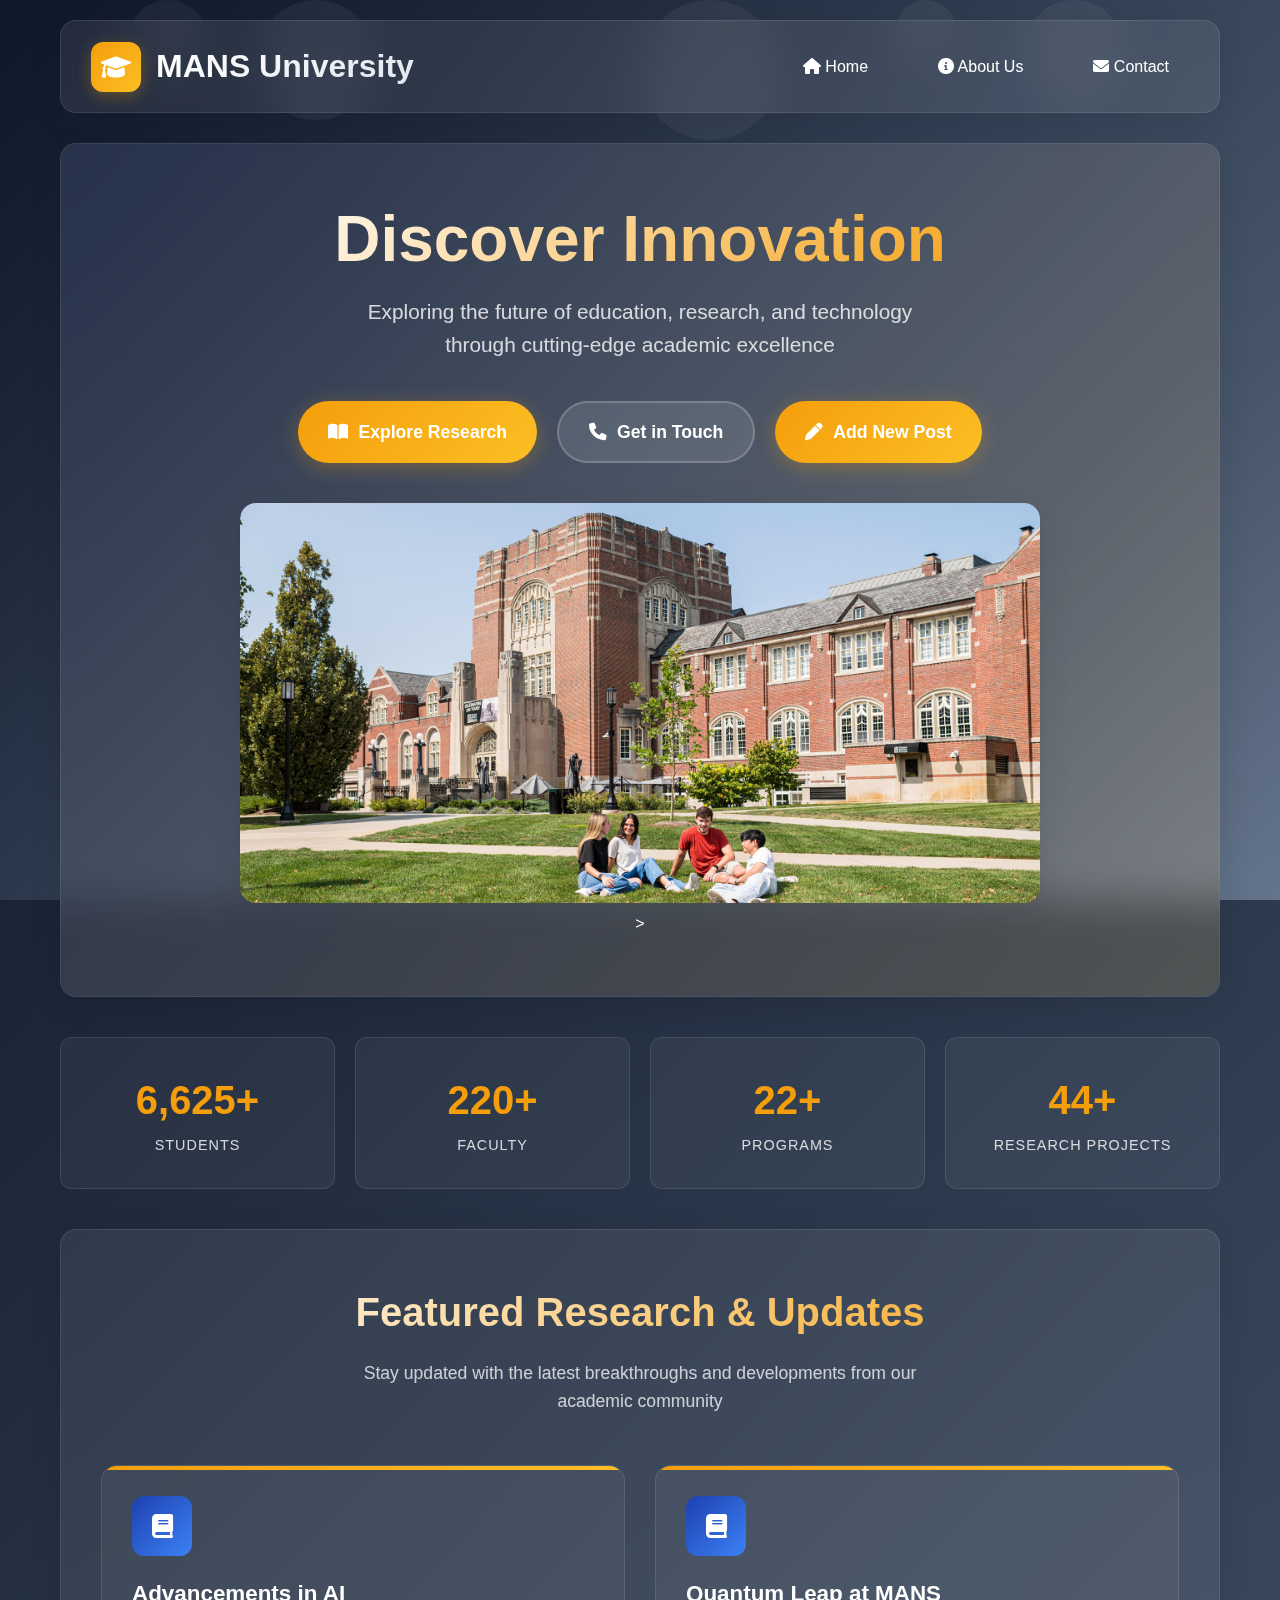
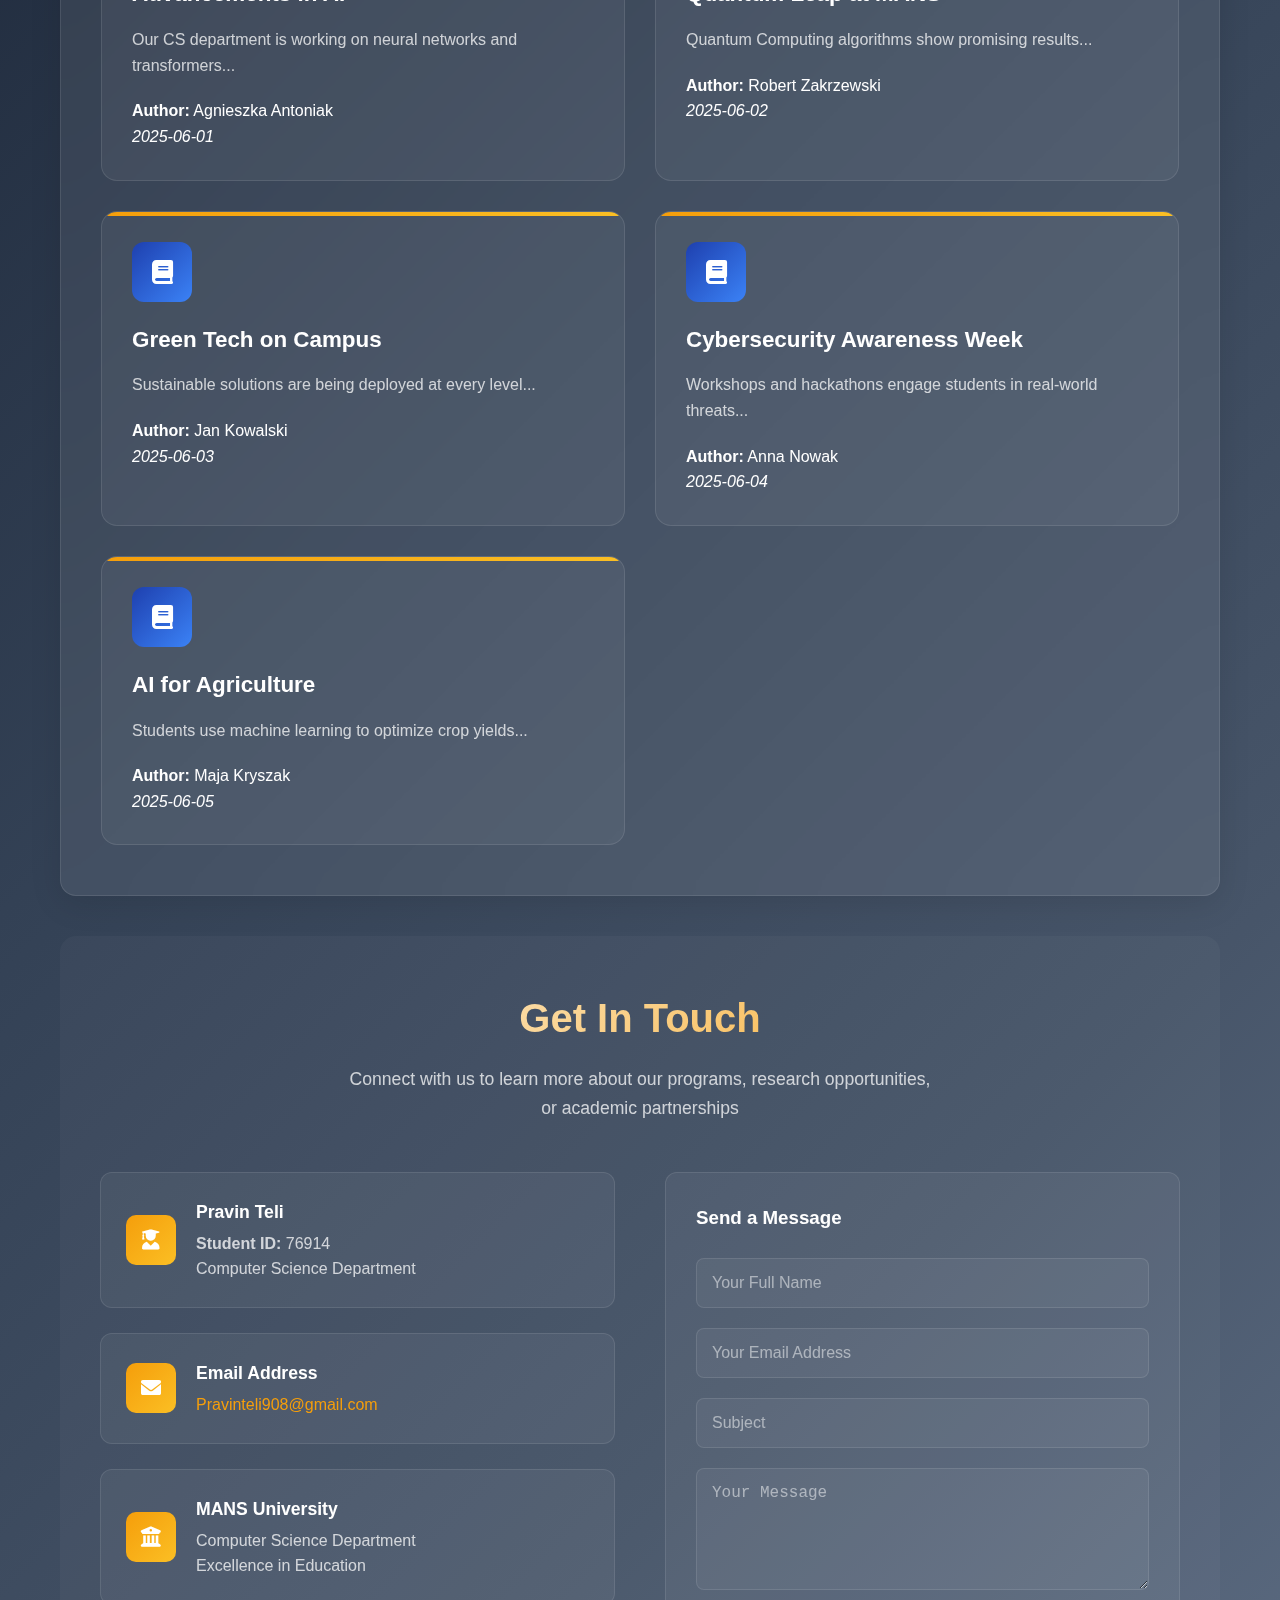
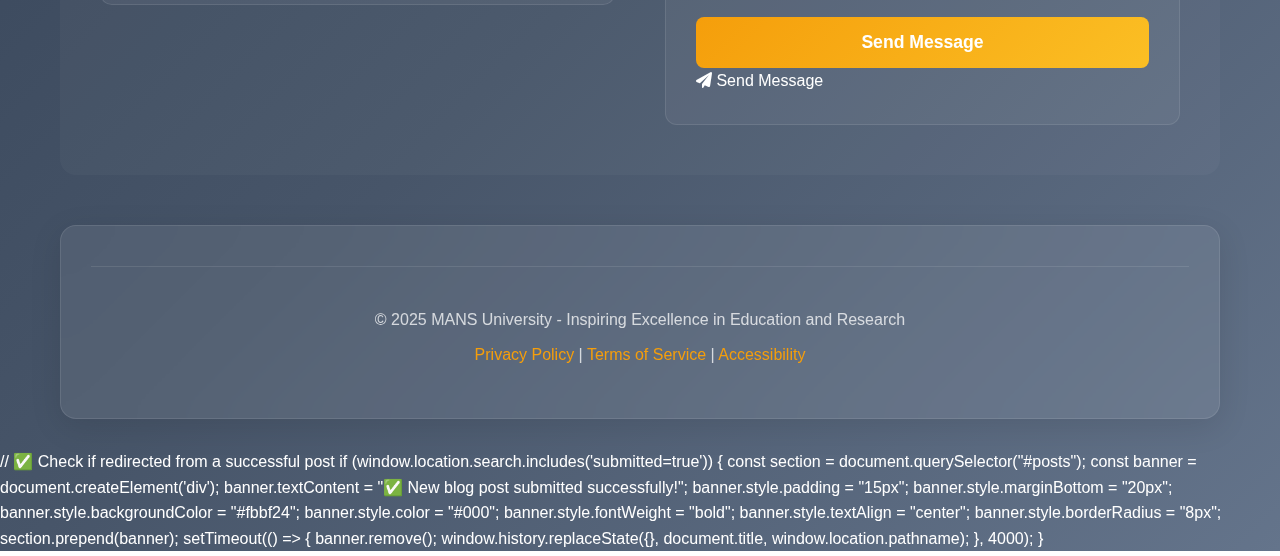
<file: index.html>
<!DOCTYPE html>
<html lang="en">
<head>
    <meta charset="UTF-8">
    <meta name="viewport" content="width=device-width, initial-scale=1.0">
    <title>MANS University Blog - Excellence in Education</title>
    <link href="https://cdnjs.cloudflare.com/ajax/libs/font-awesome/6.0.0/css/all.min.css" rel="stylesheet">
    <style>
        /* Root Theme Colors */
        :root {
            --primary-blue: #1e40af;
            --secondary-blue: #3b82f6;
            --accent-gold: #f59e0b;
            --dark-navy: #0f172a;
            --light-gray: #f8fafc;
            --medium-gray: #64748b;
            --white: #ffffff;
            --glass-bg: rgba(255, 255, 255, 0.1);
            --glass-border: rgba(255, 255, 255, 0.2);
        }

        /* Reset and Base */
        * {
            margin: 0;
            padding: 0;
            box-sizing: border-box;
        }

        body {
            font-family: 'Segoe UI', Tahoma, Geneva, Verdana, sans-serif;
            line-height: 1.6;
            color: var(--white);
            overflow-x: hidden;
            background: linear-gradient(135deg, #0f172a 0%, #1e293b 25%, #334155 50%, #475569 75%, #64748b 100%);
            min-height: 100vh;
            position: relative;
        }

        /* Accessibility: Visually hide content but keep it readable by screen readers */
        .sr-only {
            position: absolute;
            width: 1px;
            height: 1px;
            padding: 0;
            margin: -1px;
            overflow: hidden;
            clip-path: inset(50%); 
            white-space: nowrap;
            border-width: 0;
        }

        /* Animated Background */
        .background-animation {
            position: fixed;
            top: 0;
            left: 0;
            width: 100%;
            height: 100%;
            z-index: -2;
            background: linear-gradient(135deg, #0f172a 0%, #1e293b 25%, #334155 50%, #475569 75%, #64748b 100%);
        }

        .floating-shapes {
            position: fixed;
            top: 0;
            left: 0;
            width: 100%;
            height: 100%;
            z-index: -1;
            pointer-events: none;
        }

        .shape {
            position: absolute;
            background: rgba(255, 255, 255, 0.05);
            border-radius: 50%;
            animation: float 20s infinite linear;
        }

        .shape:nth-child(1) { width: 80px; height: 80px; left: 10%; animation-delay: 0s; }
        .shape:nth-child(2) { width: 120px; height: 120px; left: 20%; animation-delay: 2s; }
        .shape:nth-child(3) { width: 60px; height: 60px; left: 70%; animation-delay: 4s; }
        .shape:nth-child(4) { width: 100px; height: 100px; left: 80%; animation-delay: 6s; }
        .shape:nth-child(5) { width: 140px; height: 140px; left: 50%; animation-delay: 8s; }

        @keyframes float {
            0% { transform: translateY(100vh) rotate(0deg); opacity: 0; }
            10% { opacity: 1; }
            90% { opacity: 1; }
            100% { transform: translateY(-100px) rotate(360deg); opacity: 0; }
        }

        /* Container and Layout */
        .container {
            max-width: 1200px;
            margin: 0 auto;
            padding: 0 20px;
            position: relative;
            z-index: 1;
        }

        /* Glass Effect */
        .glass-container {
            background: rgba(255, 255, 255, 0.08);
            backdrop-filter: blur(20px);
            border: 1px solid rgba(255, 255, 255, 0.1);
            border-radius: 16px;
            box-shadow: 0 8px 32px rgba(0, 0, 0, 0.1);
            transition: all 0.3s ease;
            margin-bottom: 30px;
        }

        .glass-container:hover {
            background: rgba(255, 255, 255, 0.12);
            transform: translateY(-2px);
            box-shadow: 0 16px 48px rgba(0, 0, 0, 0.2);
        }

        /* Header */
        header {
            padding: 20px 30px;
            margin-top: 20px;
            position: sticky;
            top: 20px;
            z-index: 100;
        }

        .header-content {
            display: flex;
            justify-content: space-between;
            align-items: center;
            flex-wrap: wrap;
        }

        .logo-section {
            display: flex;
            align-items: center;
            gap: 15px;
            /* FIX: Prevent logo section from shrinking and cutting off text */
            flex-shrink: 0; 
        }

        .logo-icon {
            width: 50px;
            height: 50px;
            background: linear-gradient(135deg, var(--accent-gold), #fbbf24);
            border-radius: 12px;
            display: flex;
            align-items: center;
            justify-content: center;
            font-size: 24px;
            color: var(--white);
            box-shadow: 0 4px 16px rgba(245, 158, 11, 0.3);
        }

        header h1 {
            font-size: 2rem;
            font-weight: 700;
            background: linear-gradient(135deg, var(--white), #e2e8f0);
            background-clip: text;
            color: transparent;
            margin: 0;
            /* FIX: Ensure title text stays on one line and is not cut off */
            white-space: nowrap; 
        }

        nav ul {
            display: flex;
            list-style: none;
            gap: 30px;
            margin: 0;
        }

        nav a {
            color: var(--white);
            text-decoration: none;
            font-weight: 500;
            padding: 10px 20px;
            border-radius: 8px;
            transition: all 0.3s ease;
            position: relative;
            overflow: hidden;
            z-index: 1;
        }

        nav a:before {
            content: '';
            position: absolute;
            inset: 0;
            background: linear-gradient(135deg, var(--accent-gold), #fbbf24);
            border-radius: 8px;
            z-index: -1;
            opacity: 0;
            transition: opacity 0.3s ease, transform 0.3s ease;
            transform: scale(0.9);
        }

        nav a:hover:before {
            opacity: 1;
            transform: scale(1);
        }

        nav a:hover {
            color: var(--white);
        }
        
        nav a:focus-visible {
            outline: 2px solid var(--accent-gold);
            outline-offset: 3px;
            border-radius: 8px;
        }

        /* Hero Section */
        .hero-section {
            padding: 60px 40px;
            text-align: center;
            position: relative;
            overflow: hidden;
        }

        .hero-background {
            position: absolute;
            top: 0;
            left: 0;
            right: 0;
            bottom: 0;
            background: linear-gradient(135deg, rgba(30, 64, 175, 0.1), rgba(245, 158, 11, 0.1));
            border-radius: 16px;
        }

        .hero-content {
            position: relative;
            z-index: 2;
            max-width: 800px;
            margin: 0 auto;
        }

        .hero-title {
            font-size: 4rem;
            font-weight: 800;
            background: linear-gradient(135deg, var(--white), var(--accent-gold));
            background-clip: text;
            color: transparent;
            margin-bottom: 20px;
            line-height: 1.1;
        }

        .hero-subtitle {
            font-size: 1.3rem;
            color: rgba(255, 255, 255, 0.8);
            margin-bottom: 40px;
            max-width: 600px;
            margin-left: auto;
            margin-right: auto;
        }

        .cta-buttons {
            display: flex;
            gap: 20px;
            justify-content: center;
            flex-wrap: wrap;
            margin-top: 30px;
        }

        .btn-primary, .btn-secondary {
            padding: 15px 30px;
            border: none;
            border-radius: 50px;
            font-size: 1.1rem;
            font-weight: 600;
            cursor: pointer;
            transition: all 0.3s ease;
            text-decoration: none;
            display: inline-flex;
            align-items: center;
            gap: 10px;
        }

        .btn-primary {
            background: linear-gradient(135deg, var(--accent-gold), #fbbf24);
            color: var(--white);
            box-shadow: 0 4px 20px rgba(245, 158, 11, 0.3);
        }

        .btn-primary:hover {
            transform: translateY(-3px);
            box-shadow: 0 8px 30px rgba(245, 158, 11, 0.4);
        }
        .btn-primary:focus-visible {
            outline: 2px solid var(--white);
            outline-offset: 3px;
        }

        .btn-secondary {
            background: rgba(255, 255, 255, 0.1);
            color: var(--white);
            border: 2px solid rgba(255, 255, 255, 0.2);
        }

        .btn-secondary:hover {
            background: rgba(255, 255, 255, 0.2);
            transform: translateY(-3px);
        }
        .btn-secondary:focus-visible {
            outline: 2px solid var(--accent-gold);
            outline-offset: 3px;
        }

        /* Image Styling */
        .university-image {
            max-width: 100%;
            height: auto;
            border-radius: 16px;
            margin-top: 40px;
            box-shadow: 0 8px 32px rgba(0, 0, 0, 0.1);
        }

        /* Stats Section */
        .stats-section {
            display: grid;
            grid-template-columns: repeat(auto-fit, minmax(200px, 1fr));
            gap: 20px;
            margin: 40px 0;
        }

        .stat-card {
            background: rgba(255, 255, 255, 0.05);
            padding: 30px 20px;
            border-radius: 12px;
            text-align: center;
            border: 1px solid rgba(255, 255, 255, 0.1);
            transition: all 0.3s ease;
        }

        .stat-card:hover {
            background: rgba(255, 255, 255, 0.1);
            transform: translateY(-5px);
        }

        .stat-number {
            font-size: 2.5rem;
            font-weight: 800;
            color: var(--accent-gold);
            display: block;
        }

        .stat-label {
            color: rgba(255, 255, 255, 0.8);
            font-size: 0.9rem;
            text-transform: uppercase;
            letter-spacing: 1px;
        }

        /* Content Sections */
        .content-section {
            padding: 50px 40px;
        }

        .section-header {
            text-align: center;
            margin-bottom: 50px;
        }

        .section-title {
            font-size: 2.5rem;
            font-weight: 700;
            background: linear-gradient(135deg, var(--white), var(--accent-gold));
            background-clip: text;
            color: transparent;
            margin-bottom: 15px;
        }

        .section-subtitle {
            font-size: 1.1rem;
            color: rgba(255, 255, 255, 0.75);
            max-width: 600px;
            margin: 0 auto;
        }

        /* Featured Posts */
        .posts-grid {
            display: grid;
            grid-template-columns: repeat(auto-fit, minmax(350px, 1fr));
            gap: 30px;
            margin-top: 40px;
        }

        .post-card {
            background: rgba(255, 255, 255, 0.05);
            border-radius: 16px;
            padding: 30px;
            border: 1px solid rgba(255, 255, 255, 0.1);
            transition: all 0.3s ease;
            position: relative;
            overflow: hidden;
        }

        .post-card:before {
            content: '';
            position: absolute;
            top: 0;
            left: 0;
            right: 0;
            height: 4px;
            background: linear-gradient(135deg, var(--accent-gold), #fbbf24);
        }

        .post-card:hover {
            background: rgba(255, 255, 255, 0.08);
            transform: translateY(-5px);
            box-shadow: 0 20px 40px rgba(0, 0, 0, 0.2);
        }

        .post-icon {
            width: 60px;
            height: 60px;
            background: linear-gradient(135deg, var(--primary-blue), var(--secondary-blue));
            border-radius: 12px;
            display: flex;
            align-items: center;
            justify-content: center;
            font-size: 24px;
            color: var(--white);
            margin-bottom: 20px;
        }

        .post-title {
            font-size: 1.4rem;
            font-weight: 600;
            margin-bottom: 15px;
            color: var(--white);
        }

        .post-excerpt {
            color: rgba(255, 255, 255, 0.75);
            line-height: 1.6;
            margin-bottom: 20px;
        }

        .read-more {
            color: var(--accent-gold);
            text-decoration: none;
            font-weight: 600;
            display: inline-flex;
            align-items: center;
            gap: 8px;
            transition: all 0.3s ease;
        }

        .read-more:hover {
            gap: 12px;
            color: #fbbf24;
        }
        .read-more:focus-visible {
            outline: 2px solid var(--accent-gold);
            outline-offset: 3px;
        }

        /* Contact Section */
        .contact-section {
            background: rgba(255, 255, 255, 0.03);
            border-radius: 16px;
            padding: 50px 40px;
            margin: 40px 0;
        }

        .contact-grid {
            display: grid;
            grid-template-columns: 1fr 1fr;
            gap: 50px;
            align-items: start;
        }

        .contact-info {
            display: grid;
            gap: 25px;
        }

        .contact-card {
            display: flex;
            align-items: center;
            gap: 20px;
            padding: 25px;
            background: rgba(255, 255, 255, 0.05);
            border-radius: 12px;
            border: 1px solid rgba(255, 255, 255, 0.1);
            transition: all 0.3s ease;
        }

        .contact-card:hover {
            background: rgba(255, 255, 255, 0.08);
            transform: translateX(5px);
        }

        .contact-icon {
            width: 50px;
            height: 50px;
            background: linear-gradient(135deg, var(--accent-gold), #fbbf24);
            border-radius: 10px;
            display: flex;
            align-items: center;
            justify-content: center;
            font-size: 20px;
            color: var(--white);
            flex-shrink: 0;
        }

        .contact-details h4 {
            font-size: 1.1rem;
            font-weight: 600;
            margin-bottom: 5px;
            color: var(--white);
        }

        .contact-details p {
            color: rgba(255, 255, 255, 0.75);
            margin: 0;
        }

        .contact-details a {
            color: var(--accent-gold);
            text-decoration: none;
        }

        .contact-details a:hover {
            color: #fbbf24;
        }
        .contact-details a:focus-visible {
            outline: 2px solid var(--accent-gold);
            outline-offset: 3px;
        }

        /* Contact Form */
        .contact-form {
            background: rgba(255, 255, 255, 0.05);
            padding: 30px;
            border-radius: 12px;
            border: 1px solid rgba(255, 255, 255, 0.1);
        }

        .form-group {
            margin-bottom: 20px;
        }

        .form-group input,
        .form-group textarea {
            width: 100%;
            padding: 15px;
            background: rgba(255, 255, 255, 0.05);
            border: 1px solid rgba(255, 255, 255, 0.1);
            border-radius: 8px;
            color: var(--white);
            font-size: 1rem;
            transition: all 0.3s ease;
        }

        .form-group input:focus,
        .form-group textarea:focus {
            outline: none;
            border-color: var(--accent-gold);
            background: rgba(255, 255, 255, 0.08);
            box-shadow: 0 0 0 3px rgba(245, 158, 11, 0.1);
        }

        .form-group input::placeholder,
        .form-group textarea::placeholder {
            color: rgba(255, 255, 255, 0.5);
        }

        .submit-btn {
            width: 100%;
            padding: 15px;
            background: linear-gradient(135deg, var(--accent-gold), #fbbf24);
            border: none;
            border-radius: 8px;
            color: var(--white);
            font-size: 1.1rem;
            font-weight: 600;
            cursor: pointer;
            transition: all 0.3s ease;
        }

        .submit-btn:hover {
            transform: translateY(-2px);
            box-shadow: 0 8px 25px rgba(245, 158, 11, 0.3);
        }
        .submit-btn:focus-visible {
            outline: 2px solid var(--white);
            outline-offset: 3px;
        }

        /* Footer */
        footer {
            padding: 40px 30px;
            text-align: center;
            margin-top: 50px;
        }

        .footer-content {
            border-top: 1px solid rgba(255, 255, 255, 0.1);
            padding-top: 30px;
        }

        .footer-content p {
            color: rgba(255, 255, 255, 0.75);
            margin: 10px 0;
        }

        .footer-content a {
            color: var(--accent-gold);
            text-decoration: none;
        }

        .footer-content a:hover {
            color: #fbbf24;
        }
        .footer-content a:focus-visible {
            outline: 2px solid var(--accent-gold);
            outline-offset: 3px;
        }

        /* Responsive Design */
        @media (max-width: 768px) {
            .container {
                padding: 0 15px;
            }

            .header-content {
                flex-direction: column;
                gap: 20px;
                text-align: center;
            }

            nav ul {
                gap: 15px;
            }

            .hero-title {
                font-size: 2.5rem;
            }

            .hero-subtitle {
                font-size: 1.1rem;
            }

            .contact-grid {
                grid-template-columns: 1fr;
                gap: 30px;
            }

            .posts-grid {
                grid-template-columns: 1fr;
            }

            .cta-buttons {
                flex-direction: column;
                align-items: center;
            }
        }

        /* Animation Classes */
        .fade-in {
            animation: fadeIn 0.8s ease-out forwards;
        }

        @keyframes fadeIn {
            from {
                opacity: 0;
                transform: translateY(30px);
            }
            to {
                opacity: 1;
                transform: translateY(0);
            }
        }

        .slide-in-left {
            animation: slideInLeft 0.8s ease-out forwards;
        }

        @keyframes slideInLeft {
            from {
                opacity: 0;
                transform: translateX(-50px);
            }
            to {
                opacity: 1;
                transform: translateX(0);
            }
        }
    </style>
</head>
<body>
    <div class="background-animation"></div>
    <div class="floating-shapes">
        <div class="shape"></div>
        <div class="shape"></div>
        <div class="shape"></div>
        <div class="shape"></div>
        <div class="shape"></div>
    </div>

    <div class="container">
        <!-- Header -->
        <header class="glass-container fade-in">
            <div class="header-content">
                <div class="logo-section">
                    <div class="logo-icon">
                        <i class="fas fa-graduation-cap"></i>
                    </div>
                    <h1>MANS University</h1>
                </div>
                <nav aria-label="Main navigation">
  <ul>
    <li><a href="#home"><i class="fas fa-home"></i> Home</a></li>
    <li><a href="about-us.html"><i class="fas fa-info-circle"></i> About Us</a></li>
    <li><a href="contact.html"><i class="fas fa-envelope"></i> Contact</a></li>
  </ul>
                </nav>

            </div>
        </header>

        <!-- Hero Section -->
        <main>
            <section class="hero-section glass-container fade-in" id="home">
                <div class="hero-background"></div>
                <div class="hero-content">
                    <h2 class="hero-title">Discover Innovation</h2>
                    <p class="hero-subtitle">Exploring the future of education, research, and technology through cutting-edge academic excellence</p>
                    <div class="cta-buttons">
    <a href="#posts" class="btn-primary">
        <i class="fas fa-book-open"></i>
        Explore Research
    </a>
    <a href="contact.html" class="btn-secondary">
        <i class="fas fa-phone"></i>
        Get in Touch
    </a>
    <a href="create-post.html" class="btn-primary">
        <i class="fas fa-pen"></i>
        Add New Post
    </a>
                    </div>

                    <img src="img/university_campus.jpg" alt="Students sitting on a sunny lawn in front of a large brick university building" class="university-image" loading="lazy">>
                </div>
            </section>

            <!-- Stats Section - FIXED: Added visually hidden h2 tag for semantic correctness -->
            <section class="stats-section fade-in" id="stats">
                <h2 class="sr-only">Our University Statistics</h2>
                <div class="stat-card">
                    <span class="stat-number">15,000+</span>
                    <span class="stat-label">Students</span>
                </div>
                <div class="stat-card">
                    <span class="stat-number">500+</span>
                    <span class="stat-label">Faculty</span>
                </div>
                <div class="stat-card">
                    <span class="stat-number">50+</span>
                    <span class="stat-label">Programs</span>
                </div>
                <div class="stat-card">
                    <span class="stat-number">100+</span>
                    <span class="stat-label">Research Projects</span>
                </div>
            </section>

            <!-- Featured Posts Section -->
            <section class="content-section glass-container fade-in" id="posts">
                <div class="section-header">
                    <h2 class="section-title">Featured Research & Updates</h2>
                    <p class="section-subtitle">Stay updated with the latest breakthroughs and developments from our academic community</p>
                </div>

            <section id="post-list" class="posts-grid" role="list"></section>
                
            </section>

            <!-- Contact Section -->
            <section class="contact-section fade-in" id="contact">
                <div class="section-header">
                    <h2 class="section-title">Get In Touch</h2>
                    <p class="section-subtitle">Connect with us to learn more about our programs, research opportunities, or academic partnerships</p>
                </div>

                <div class="contact-grid">
                    <div class="contact-info">
                        <div class="contact-card">
                            <div class="contact-icon">
                                <i class="fas fa-user-graduate"></i>
                            </div>
                            <div class="contact-details">
                                <h4>Pravin Teli</h4>
                                <p><strong>Student ID:</strong> 76914</p>
                                <p>Computer Science Department</p>
                            </div>
                        </div>

                        <div class="contact-card">
                            <div class="contact-icon">
                                <i class="fas fa-envelope"></i>
                            </div>
                            <div class="contact-details">
                                <h4>Email Address</h4>
                                <p><a href="mailto:Pravinteli908@gmail.com">Pravinteli908@gmail.com</a></p>
                            </div>
                        </div>

                        <div class="contact-card">
                            <div class="contact-icon">
                                <i class="fas fa-university"></i>
                            </div>
                            <div class="contact-details">
                                <h4>MANS University</h4>
                                <p>Computer Science Department</p>
                                <p>Excellence in Education</p>
                            </div>
                        </div>
                    </div>

                    <div class="contact-form">
                        <h3 style="margin-bottom: 25px; color: white;">Send a Message</h3>
                        <form id="contact-form">
                            <div class="form-group">
                                <label for="fullName" class="sr-only">Your Full Name</label>
                                <input type="text" id="fullName" placeholder="Your Full Name" required>
                            </div>
                            <div class="form-group">
                                <label for="emailAddress" class="sr-only">Your Email Address</label>
                                <input type="email" id="emailAddress" placeholder="Your Email Address" required>
                            </div>
                            <div class="form-group">
                                <label for="subject" class="sr-only">Subject</label>
                                <input type="text" id="subject" placeholder="Subject" required>
                            </div>
                            <div class="form-group">
                                <label for="message" class="sr-only">Your Message</label>
                                <textarea id="message" placeholder="Your Message" rows="5" required></textarea>
                            </div>
                            <button type="submit" class="submit-btn">Send Message</button>
                                <i class="fas fa-paper-plane"></i>
                                Send Message
                            </button>
                            <div id="form-message" class="mt-4 text-center" style="color: var(--accent-gold); font-weight: 600; display: none;"></div>
                        </form>
                    </div>
                </div>
            </section>
        </main>

        <!-- Footer -->
        <footer class="glass-container fade-in">
            <div class="footer-content">
                <p>&copy; 2025 MANS University - Inspiring Excellence in Education and Research</p>
                <p>
                    <a href="#privacy">Privacy Policy</a> | 
                    <a href="#terms">Terms of Service</a> | 
                    <a href="#accessibility">Accessibility</a>
                </p>
            </div>
        </footer>
    </div>

    <script>
        // Smooth scrolling for navigation links
        document.querySelectorAll('a[href^="#"]').forEach(anchor => {
            anchor.addEventListener('click', function (e) {
                e.preventDefault();
                const target = document.querySelector(this.getAttribute('href'));
                if (target) {
                    target.scrollIntoView({
                        behavior: 'smooth',
                        block: 'start'
                    });
                }
            });
        });

        // Form submission handler
        document.getElementById('contact-form').addEventListener('submit', function(e) {
            e.preventDefault();
            
            const name = this.querySelector('input[type="text"]').value;
            const formMessage = document.getElementById('form-message');
            
            formMessage.textContent = `Thank you, ${name}! Your message has been received. We'll get back to you soon.`;
            formMessage.style.display = 'block'; // Ensure it's visible

            // Optional: Hide message after a few seconds
            setTimeout(() => {
                formMessage.style.display = 'none';
                formMessage.textContent = '';
            }, 5000); // Hide after 5 seconds
            
            this.reset();
        });

        // Dynamic counter animation for stats
        function animateNumbers() {
            const statNumbers = document.querySelectorAll('.stat-number');
            
            statNumbers.forEach(stat => {
                const targetText = stat.textContent; // e.g., "15,000+"
                const target = parseInt(targetText.replace(/[^\d]/g, '')); // Extract number
                const hasPlus = targetText.includes('+');

                let current = 0;
                const duration = 2000; // milliseconds
                let startTime = null;

                function step(timestamp) {
                    if (!startTime) startTime = timestamp;
                    const progress = (timestamp - startTime) / duration;

                    if (progress < 1) {
                        current = target * progress;
                        stat.textContent = Math.floor(current).toLocaleString() + (hasPlus ? '+' : '');
                        requestAnimationFrame(step);
                    } else {
                        stat.textContent = target.toLocaleString() + (hasPlus ? '+' : '');
                    }
                }
                requestAnimationFrame(step);
            });
        }

        // Intersection Observer for animations and stat counter
        const observerOptions = {
            threshold: 0.1,
            rootMargin: '0px 0px -50px 0px'
        };

        const observer = new IntersectionObserver((entries) => {
            entries.forEach(entry => {
                if (entry.isIntersecting) {
                    if (entry.target.classList.contains('fade-in') || entry.target.classList.contains('slide-in-left')) {
                        entry.target.style.animationDelay = '0.2s';
                        entry.target.classList.add('fade-in');
                    }

                    if (entry.target.id === 'stats' && !entry.target.dataset.animated) {
                        animateNumbers();
                        entry.target.dataset.animated = 'true';
                    }
                }
            });
        }, observerOptions);

        document.querySelectorAll('header, main section, .post-card, .contact-card').forEach(el => {
            observer.observe(el);
        });
    </script>
    // ✅ Check if redirected from a successful post
if (window.location.search.includes('submitted=true')) {
  const section = document.querySelector("#posts");
  const banner = document.createElement('div');
  banner.textContent = "✅ New blog post submitted successfully!";
  banner.style.padding = "15px";
  banner.style.marginBottom = "20px";
  banner.style.backgroundColor = "#fbbf24";
  banner.style.color = "#000";
  banner.style.fontWeight = "bold";
  banner.style.textAlign = "center";
  banner.style.borderRadius = "8px";
  section.prepend(banner);

  setTimeout(() => {
    banner.remove();
    window.history.replaceState({}, document.title, window.location.pathname);
  }, 4000);
}

    <script type="module" src="js/main.js"></script>
 </body>
</html>
</file>
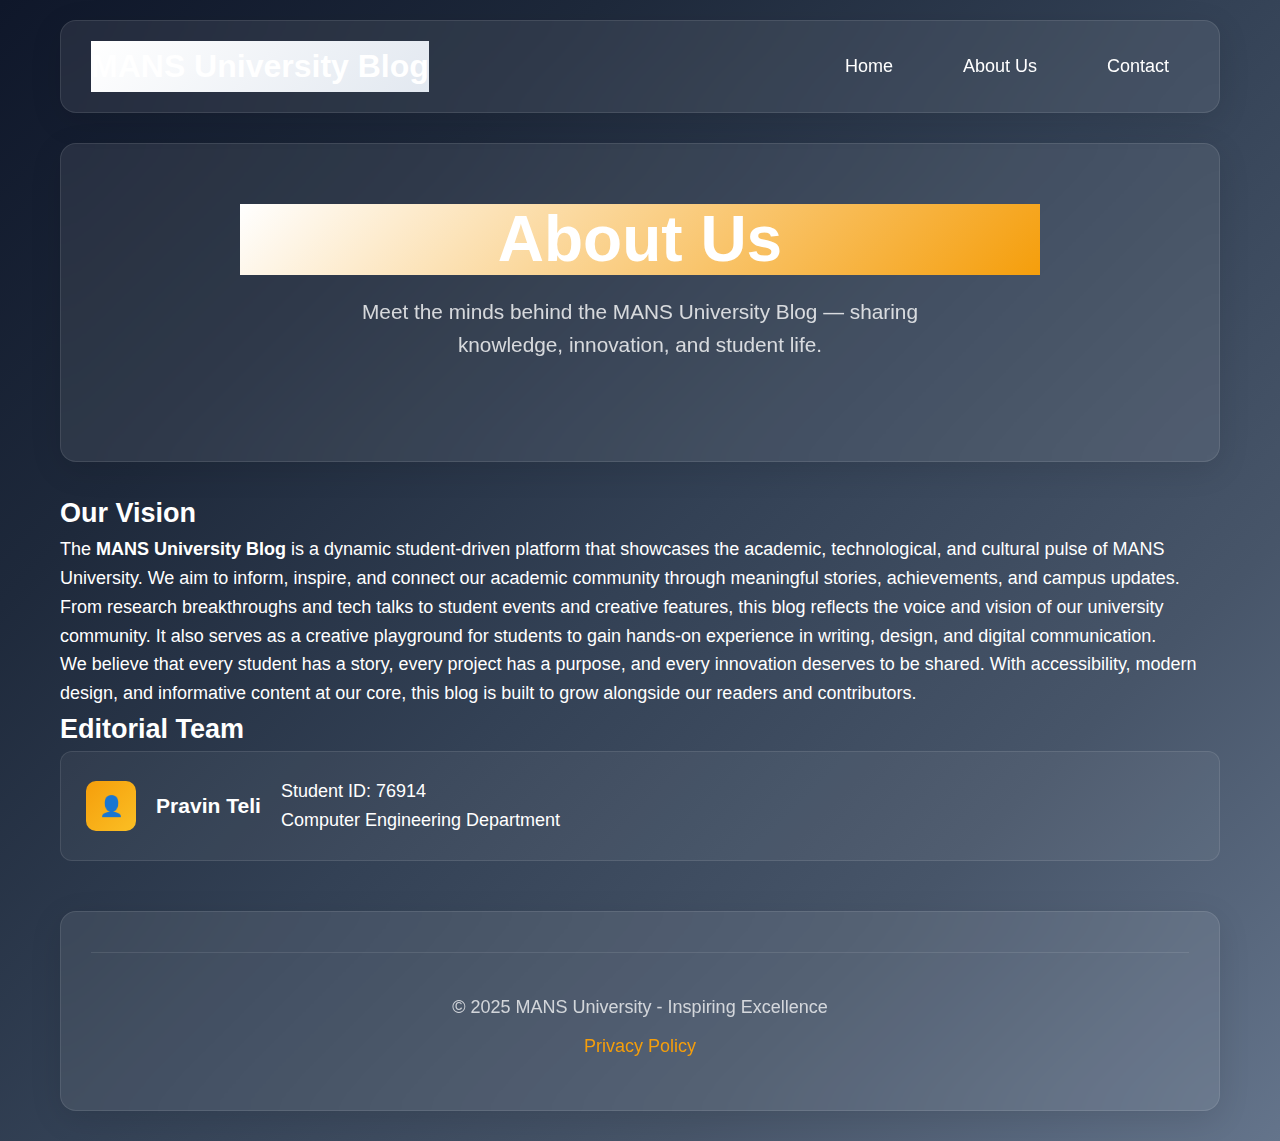
<file: about-us.html>
<!DOCTYPE html>
<html lang="en">
<head>
    <meta charset="UTF-8" />
    <meta name="viewport" content="width=device-width, initial-scale=1.0" />
    <title>MANS University Blog - About Us</title>
    <link rel="stylesheet" href="css/style.css" />
</head>
<body>
    <div class="particles" id="particles"></div>
    <div class="container">
        <!-- Header -->
        <header class="glass-container loading">
            <div class="header-content">
                <h1>MANS University Blog</h1>
                <nav>
                    <ul>
                        <li><a href="index.html">Home</a></li>
                        <li><a href="about-us.html">About Us</a></li>
                        <li><a href="contact.html">Contact</a></li>
                    </ul>
                </nav>
            </div>
        </header>

        <!-- Main Content -->
        <main>
            <!-- Hero -->
            <section class="hero-section glass-container loading">
                <div class="hero-content">
                    <h2 class="hero-title">About Us</h2>
                    <p class="hero-subtitle">Meet the minds behind the MANS University Blog — sharing knowledge, innovation, and student life.</p>
                </div>
            </section>

            <!-- About Section -->
            <section id="post-list">
                <article class="loading">
                    <h2>Our Vision</h2>
                    <p>
                        The <strong>MANS University Blog</strong> is a dynamic student-driven platform that showcases the academic, technological, and cultural pulse of MANS University. We aim to inform, inspire, and connect our academic community through meaningful stories, achievements, and campus updates.
                    </p>
                    <p>
                        From research breakthroughs and tech talks to student events and creative features, this blog reflects the voice and vision of our university community. It also serves as a creative playground for students to gain hands-on experience in writing, design, and digital communication.
                    </p>
                    <p>
                        We believe that every student has a story, every project has a purpose, and every innovation deserves to be shared. With accessibility, modern design, and informative content at our core, this blog is built to grow alongside our readers and contributors.
                    </p>
                </article>

                <!-- Editorial Team -->
                <article class="loading">
                    <h2>Editorial Team</h2>
                    <div class="contact-info">
                        <div class="contact-card">
                            <div class="contact-icon">👤</div>
                            <h3>Pravin Teli</h3>
                            <p><span class="label">Student ID:</span> 76914<br>Computer Engineering Department</p>
                        </div>
                    </div>
                </article>
            </section>
        </main>

        <!-- Footer -->
        <footer class="glass-container loading">
            <div class="footer-content">
                <p>© 2025 MANS University - Inspiring Excellence</p>
                <p><a href="privacy.html">Privacy Policy</a></p>
            </div>
        </footer>
    </div>
    <script src="js/script.js"></script>
</body>
</html>
</file>
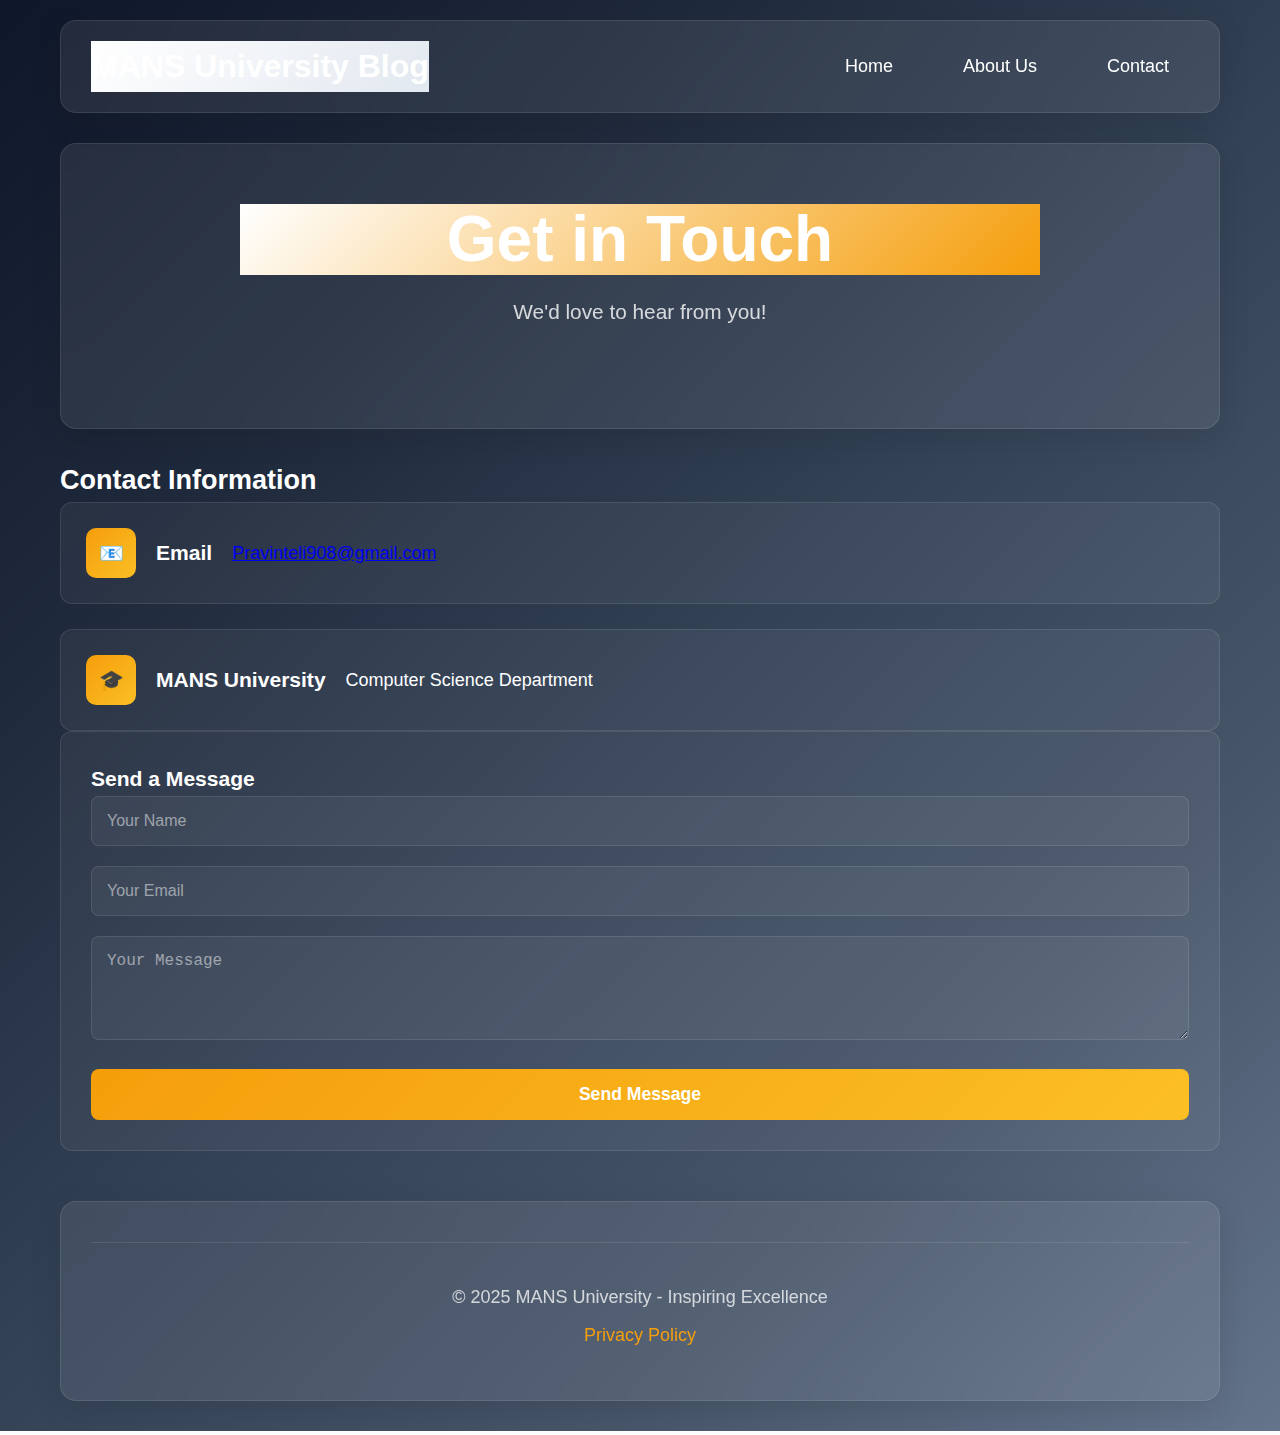
<file: contact.html>
<!DOCTYPE html>
<html lang="en">
<head>
    <meta charset="UTF-8">
    <meta name="viewport" content="width=device-width, initial-scale=1.0">
    <title>MANS University Blog - Contact</title>
    <link rel="stylesheet" href="css/style.css">
</head>
<body>
    <div class="particles" id="particles"></div>
    <div class="container">
        <header class="glass-container loading">
            <div class="header-content">
                <h1>MANS University Blog</h1>
                <nav>
                    <ul>
                        <li><a href="index.html">Home</a></li>
                        <li><a href="about-us.html">About Us</a></li>
                        <li><a href="contact.html">Contact</a></li>
                    </ul>
                </nav>
            </div>
        </header>
        <main>
            <section class="hero-section glass-container loading">
                <div class="hero-content">
                    <h2 class="hero-title">Get in Touch</h2>
                    <p class="hero-subtitle">We'd love to hear from you!</p>
                </div>
            </section>
            <section id="post-list">
                <article class="loading">
                    <h2>Contact Information</h2>
                    <div class="contact-info">
                        <div class="contact-card">
                            <div class="contact-icon">📧</div>
                            <h3>Email</h3>
                            <p><a href="mailto:Pravinteli908@gmail.com">Pravinteli908@gmail.com</a></p>
                        </div>
                        <div class="contact-card">
                            <div class="contact-icon">🎓</div>
                            <h3>MANS University</h3>
                            <p>Computer Science Department</p>
                        </div>
                    </div>
                </article>
                <article class="loading">
                    <div class="contact-form">
                        <h3>Send a Message</h3>
                        <form id="contact-form">
                            <div class="form-group">
                                <input type="text" placeholder="Your Name" required>
                            </div>
                            <div class="form-group">
                                <input type="email" placeholder="Your Email" required>
                            </div>
                            <div class="form-group">
                                <textarea placeholder="Your Message" rows="4" required></textarea>
                            </div>
                            <button type="submit" class="submit-btn">Send Message</button>
                        </form>
                    </div>
                </article>
            </section>
        </main>
        <footer class="glass-container loading">
            <div class="footer-content">
                <p>© 2025 MANS University - Inspiring Excellence</p>
                <p><a href="privacy.html">Privacy Policy</a></p>
            </div>
        </footer>
    </div>
    <script src="js/script.js"></script>
</body>
</html>
</file>
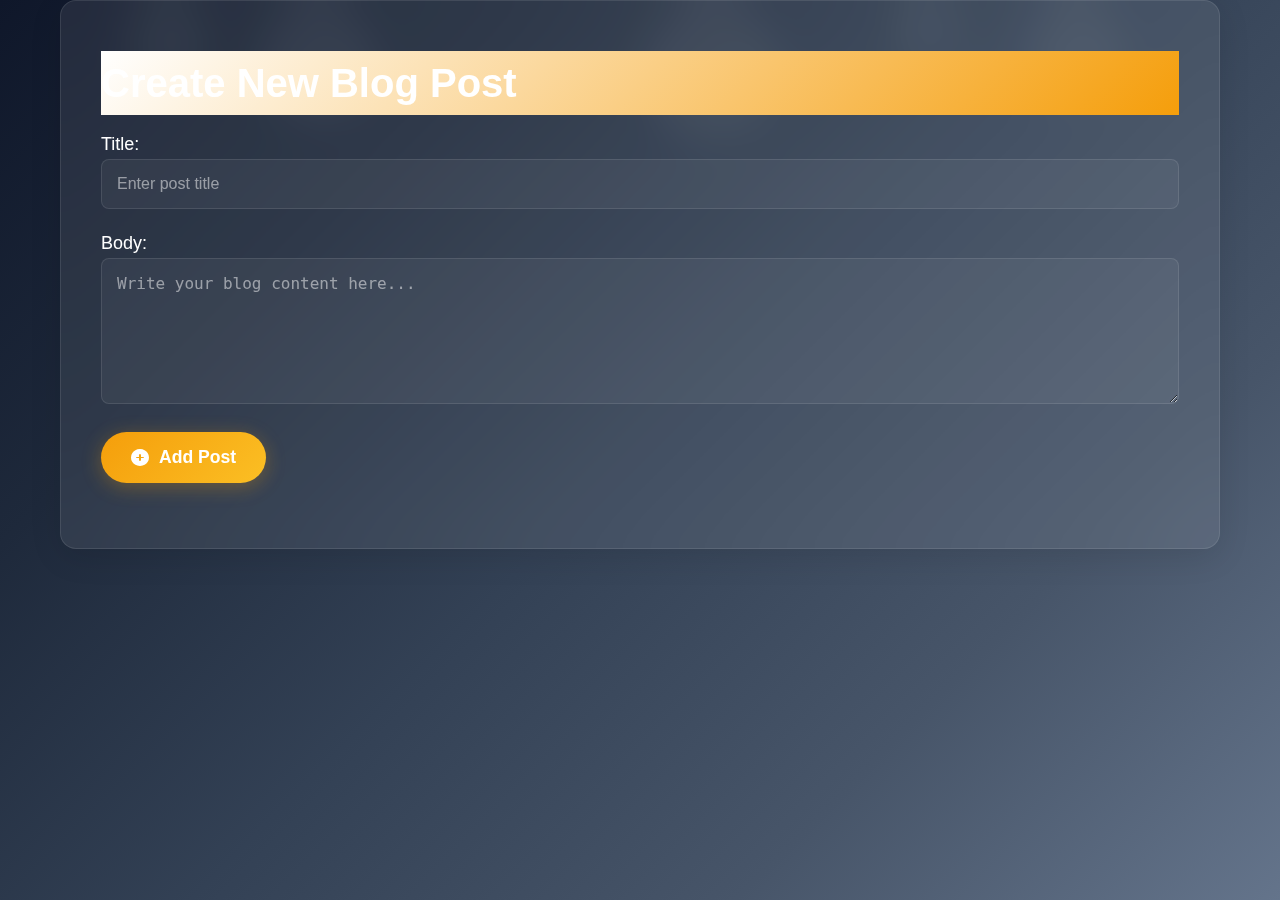
<file: create-post.html>
<!DOCTYPE html>
<html lang="en">
<head>
  <meta charset="UTF-8" />
  <meta name="viewport" content="width=device-width, initial-scale=1.0" />
  <title>Create Post - MANS University Blog</title>
  <link href="https://cdnjs.cloudflare.com/ajax/libs/font-awesome/6.0.0/css/all.min.css" rel="stylesheet" />
  <link rel="stylesheet" href="css/style.css" />
</head>
<body>
  <!-- Animated background and floating shapes -->
  <div class="background-animation"></div>
  <div class="floating-shapes">
    <div class="shape"></div>
    <div class="shape"></div>
    <div class="shape"></div>
    <div class="shape"></div>
    <div class="shape"></div>
  </div>

  <div class="container">
    <section class="glass-container content-section fade-in">
      <h2 class="section-title">Create New Blog Post</h2>
      <form id="createPostForm">
        <div class="form-group">
          <label for="title">Title:</label>
          <input type="text" id="title" name="title" required minlength="5" placeholder="Enter post title" />
        </div>
        <div class="form-group">
          <label for="body">Body:</label>
          <textarea id="body" name="body" rows="6" required minlength="20" placeholder="Write your blog content here..."></textarea>
        </div>
        <button type="submit" class="btn-primary">
          <i class="fas fa-plus-circle"></i> Add Post
        </button>
        <div id="post-message" style="margin-top: 15px; color: var(--accent-gold); font-weight: bold;"></div>
      </form>
    </section>
  </div>

  <!-- Scripts -->
  <script type="module" src="js/main.js"></script>
</body>
</html>
</file>
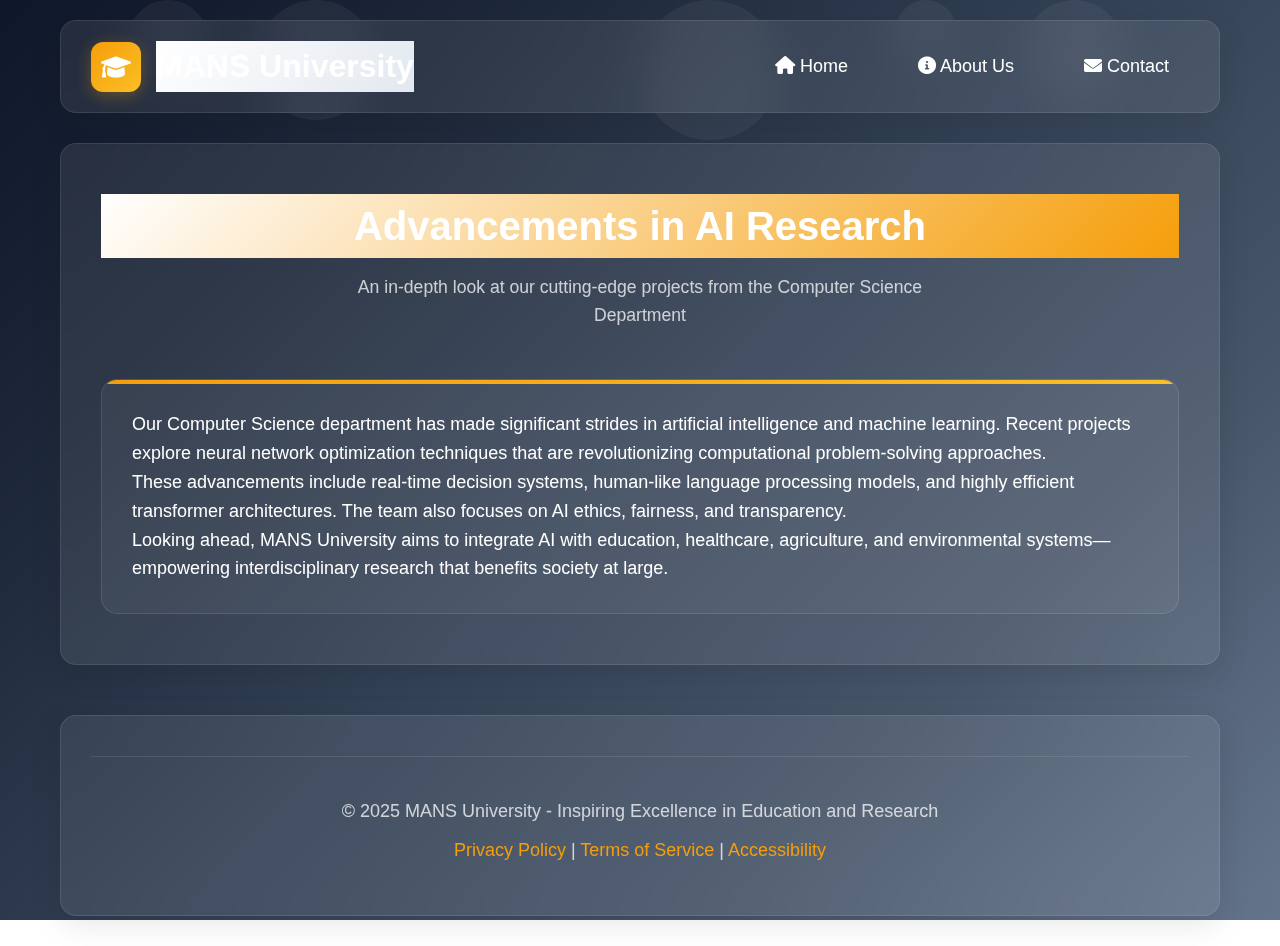
<file: post1.html>
<!DOCTYPE html>
<html lang="en">
<head>
  <meta charset="UTF-8" />
  <meta name="viewport" content="width=device-width, initial-scale=1.0"/>
  <title>Post 1 - Advancements in AI</title>
  <link href="https://cdnjs.cloudflare.com/ajax/libs/font-awesome/6.0.0/css/all.min.css" rel="stylesheet">
  <link rel="stylesheet" href="css/style.css">
</head>
<body>
  <div class="background-animation"></div>
  <div class="floating-shapes">
    <div class="shape"></div>
    <div class="shape"></div>
    <div class="shape"></div>
    <div class="shape"></div>
    <div class="shape"></div>
  </div>

  <div class="container">
    <header class="glass-container fade-in">
      <div class="header-content">
        <div class="logo-section">
          <div class="logo-icon"><i class="fas fa-graduation-cap"></i></div>
          <h1>MANS University</h1>
        </div>
        <nav>
          <ul>
            <li><a href="index.html#home"><i class="fas fa-home"></i> Home</a></li>
            <li><a href="about-us.html"><i class="fas fa-info-circle"></i> About Us</a></li>
            <li><a href="contact.html"><i class="fas fa-envelope"></i> Contact</a></li>
          </ul>
        </nav>
      </div>
    </header>

    <main class="content-section glass-container fade-in">
      <div class="section-header">
        <h2 class="section-title">Advancements in AI Research</h2>
        <p class="section-subtitle">An in-depth look at our cutting-edge projects from the Computer Science Department</p>
      </div>
      <article class="post-card">
        <p>Our Computer Science department has made significant strides in artificial intelligence and machine learning. Recent projects explore neural network optimization techniques that are revolutionizing computational problem-solving approaches.</p>
        <p>These advancements include real-time decision systems, human-like language processing models, and highly efficient transformer architectures. The team also focuses on AI ethics, fairness, and transparency.</p>
        <p>Looking ahead, MANS University aims to integrate AI with education, healthcare, agriculture, and environmental systems—empowering interdisciplinary research that benefits society at large.</p>
      </article>
    </main>

    <footer class="glass-container fade-in">
      <div class="footer-content">
        <p>&copy; 2025 MANS University - Inspiring Excellence in Education and Research</p>
        <p>
          <a href="#privacy">Privacy Policy</a> | 
          <a href="#terms">Terms of Service</a> | 
          <a href="#accessibility">Accessibility</a>
        </p>
      </div>
    </footer>
  </div>

  <script>
    // Add animation observer
    const observer = new IntersectionObserver((entries) => {
      entries.forEach(entry => {
        if (entry.isIntersecting) {
          entry.target.classList.add('fade-in');
        }
      });
    });
    document.querySelectorAll('.fade-in').forEach(el => observer.observe(el));
  </script>
</body>
</html>
</file>
<file: css/style.css>
/* Root Theme Colors */
:root {
    --primary-blue: #1e40af;
    --secondary-blue: #3b82f6;
    --accent-gold: #f59e0b;
    --dark-navy: #0f172a;
    --light-gray: #f8fafc;
    --medium-gray: #64748b;
    --white: #ffffff;
    --glass-bg: rgba(255, 255, 255, 0.1);
    --glass-border: rgba(255, 255, 255, 0.2);
}

/* Reset and Base */
* {
    margin: 0;
    padding: 0;
    box-sizing: border-box;
}

body {
    font-family: 'Segoe UI', Tahoma, Geneva, Verdana, sans-serif;
    line-height: 1.6;
    color: var(--white);
    overflow-x: hidden;
    background: linear-gradient(135deg, #0f172a 0%, #1e293b 25%, #334155 50%, #475569 75%, #64748b 100%);
    min-height: 100vh;
    position: relative;
}

/* Accessibility: Visually hide content but keep it readable by screen readers */
.sr-only {
    position: absolute;
    width: 1px;
    height: 1px;
    padding: 0;
    margin: -1px;
    overflow: hidden;
    /* FIXED: Replaced deprecated 'clip' with modern 'clip-path' for W3C compliance */
    clip-path: inset(50%);
    white-space: nowrap;
    border-width: 0;
}

/* Animated Background */
.background-animation {
    position: fixed;
    top: 0;
    left: 0;
    width: 100%;
    height: 100%;
    z-index: -2;
    background: linear-gradient(135deg, #0f172a 0%, #1e293b 25%, #334155 50%, #475569 75%, #64748b 100%);
}

.floating-shapes {
    position: fixed;
    top: 0;
    left: 0;
    width: 100%;
    height: 100%;
    z-index: -1;
    pointer-events: none;
}

.shape {
    position: absolute;
    background: rgba(255, 255, 255, 0.05);
    border-radius: 50%;
    animation: float 20s infinite linear;
}

.shape:nth-child(1) { width: 80px; height: 80px; left: 10%; animation-delay: 0s; }
.shape:nth-child(2) { width: 120px; height: 120px; left: 20%; animation-delay: 2s; }
.shape:nth-child(3) { width: 60px; height: 60px; left: 70%; animation-delay: 4s; }
.shape:nth-child(4) { width: 100px; height: 100px; left: 80%; animation-delay: 6s; }
.shape:nth-child(5) { width: 140px; height: 140px; left: 50%; animation-delay: 8s; }

@keyframes float {
    0% { transform: translateY(100vh) rotate(0deg); opacity: 0; }
    10% { opacity: 1; }
    90% { opacity: 1; }
    100% { transform: translateY(-100px) rotate(360deg); opacity: 0; }
}

/* Container and Layout */
.container {
    max-width: 1200px;
    margin: 0 auto;
    padding: 0 20px;
    position: relative;
    z-index: 1;
}

/* Glass Effect */
.glass-container {
    background: rgba(255, 255, 255, 0.08);
    backdrop-filter: blur(20px);
    border: 1px solid rgba(255, 255, 255, 0.1);
    border-radius: 16px;
    box-shadow: 0 8px 32px rgba(0, 0, 0, 0.1);
    transition: all 0.3s ease;
    margin-bottom: 30px;
}

.glass-container:hover {
    background: rgba(255, 255, 255, 0.12);
    transform: translateY(-2px);
    box-shadow: 0 16px 48px rgba(0, 0, 0, 0.2);
}

/* Header */
header {
    padding: 20px 30px;
    margin-top: 20px;
    position: sticky;
    top: 20px;
    z-index: 100;
}

.header-content {
    display: flex;
    justify-content: space-between;
    align-items: center;
    flex-wrap: wrap;
}

.logo-section {
    display: flex;
    align-items: center;
    gap: 15px;
}

.logo-icon {
    width: 50px;
    height: 50px;
    background: linear-gradient(135deg, var(--accent-gold), #fbbf24);
    border-radius: 12px;
    display: flex;
    align-items: center;
    justify-content: center;
    font-size: 24px;
    color: var(--white);
    box-shadow: 0 4px 16px rgba(245, 158, 11, 0.3);
}

header h1 {
    font-size: 2rem;
    font-weight: 700;
    /* Removed background-clip: text; and color: transparent; to resolve W3C warnings. */
    /* This will remove the text gradient effect. */
    background: linear-gradient(135deg, var(--white), #e2e8f0); /* Text will render with the color 'var(--white)' */
    margin: 0;
}

nav ul {
    display: flex;
    list-style: none;
    gap: 30px;
    margin: 0;
}

nav a {
    color: var(--white);
    text-decoration: none;
    font-weight: 500;
    padding: 10px 20px;
    border-radius: 8px;
    transition: all 0.3s ease;
    position: relative;
    overflow: hidden; /* Essential for containing the pseudo-element */
    z-index: 1; /* Ensures content is above ::before */
}

nav a:before {
    content: '';
    position: absolute;
    inset: 0; /* Shorthand for top, right, bottom, left: 0 */
    background: linear-gradient(135deg, var(--accent-gold), #fbbf24);
    border-radius: 8px; /* Match parent */
    z-index: -1; /* Behind text */
    opacity: 0; /* Start invisible */
    transition: opacity 0.3s ease, transform 0.3s ease; /* Animate opacity and transform */
    transform: scale(0.9); /* Start slightly smaller for a subtle grow effect */
}

nav a:hover:before {
    opacity: 1; /* Become fully visible on hover */
    transform: scale(1); /* Grow to full size */
}

nav a:hover {
    color: var(--white); /* Ensure text color remains white on hover */
}

nav a:focus-visible { /* Added for keyboard accessibility */
    outline: 2px solid var(--accent-gold);
    outline-offset: 3px;
    border-radius: 8px;
}

/* Hero Section */
.hero-section {
    padding: 60px 40px;
    text-align: center;
    position: relative;
    overflow: hidden;
}

.hero-background {
    position: absolute;
    top: 0;
    left: 0;
    right: 0;
    bottom: 0;
    background: linear-gradient(135deg, rgba(30, 64, 175, 0.1), rgba(245, 158, 11, 0.1));
    border-radius: 16px;
}

.hero-content {
    position: relative;
    z-index: 2;
    max-width: 800px;
    margin: 0 auto;
}

.hero-title {
    font-size: 4rem;
    font-weight: 800;
    /* Removed background-clip: text; and color: transparent; to resolve W3C warnings. */
    /* This will remove the text gradient effect. */
    background: linear-gradient(135deg, var(--white), var(--accent-gold)); /* Text will render with the color 'var(--white)' */
    margin-bottom: 20px;
    line-height: 1.1;
}

.hero-subtitle {
    font-size: 1.3rem;
    color: rgba(255, 255, 255, 0.8); /* Sufficient contrast */
    margin-bottom: 40px;
    max-width: 600px;
    margin-left: auto;
    margin-right: auto;
}

.cta-buttons {
    display: flex;
    gap: 20px;
    justify-content: center;
    flex-wrap: wrap;
    margin-top: 30px;
}

.btn-primary, .btn-secondary {
    padding: 15px 30px;
    border: none;
    border-radius: 50px;
    font-size: 1.1rem;
    font-weight: 600;
    cursor: pointer;
    transition: all 0.3s ease;
    text-decoration: none;
    display: inline-flex;
    align-items: center;
    gap: 10px;
}

.btn-primary {
    background: linear-gradient(135deg, var(--accent-gold), #fbbf24);
    color: var(--white);
    box-shadow: 0 4px 20px rgba(245, 158, 11, 0.3);
}

.btn-primary:hover {
    transform: translateY(-3px);
    box-shadow: 0 8px 30px rgba(245, 158, 11, 0.4);
}
.btn-primary:focus-visible { /* Added for keyboard accessibility */
    outline: 2px solid var(--white);
    outline-offset: 3px;
}

.btn-secondary {
    background: rgba(255, 255, 255, 0.1);
    color: var(--white);
    border: 2px solid rgba(255, 255, 255, 0.2);
}

.btn-secondary:hover {
    background: rgba(255, 255, 255, 0.2);
    transform: translateY(-3px);
}
.btn-secondary:focus-visible { /* Added for keyboard accessibility */
    outline: 2px solid var(--accent-gold);
    outline-offset: 3px;
}

/* Stats Section */
.stats-section {
    display: grid;
    grid-template-columns: repeat(auto-fit, minmax(200px, 1fr));
    gap: 20px;
    margin: 40px 0;
}

.stat-card {
    background: rgba(255, 255, 255, 0.05);
    padding: 30px 20px;
    border-radius: 12px;
    text-align: center;
    border: 1px solid rgba(255, 255, 255, 0.1);
    transition: all 0.3s ease;
}

.stat-card:hover {
    background: rgba(255, 255, 255, 0.1);
    transform: translateY(-5px);
}

.stat-number {
    font-size: 2.5rem;
    font-weight: 800;
    color: var(--accent-gold);
    display: block;
}

.stat-label {
    color: rgba(255, 255, 255, 0.8); /* Sufficient contrast */
    font-size: 0.9rem;
    text-transform: uppercase;
    letter-spacing: 1px;
}

/* Content Sections */
.content-section {
    padding: 50px 40px;
}

.section-header {
    text-align: center;
    margin-bottom: 50px;
}

.section-title {
    font-size: 2.5rem;
    font-weight: 700;
    /* Removed background-clip: text; and color: transparent; to resolve W3C warnings. */
    /* This will remove the text gradient effect. */
    background: linear-gradient(135deg, var(--white), var(--accent-gold)); /* Text will render with the color 'var(--white)' */
    margin-bottom: 15px;
}

.section-subtitle {
    font-size: 1.1rem;
    color: rgba(255, 255, 255, 0.75); /* Improved contrast */
    max-width: 600px;
    margin: 0 auto;
}

/* Featured Posts */
.posts-grid {
    display: grid;
    grid-template-columns: repeat(auto-fit, minmax(350px, 1fr));
    gap: 30px;
    margin-top: 40px;
}

.post-card {
    background: rgba(255, 255, 255, 0.05);
    border-radius: 16px;
    padding: 30px;
    border: 1px solid rgba(255, 255, 255, 0.1);
    transition: all 0.3s ease;
    position: relative;
    overflow: hidden;
}

.post-card:before {
    content: '';
    position: absolute;
    top: 0;
    left: 0;
    right: 0;
    height: 4px;
    background: linear-gradient(135deg, var(--accent-gold), #fbbf24);
}

.post-card:hover {
    background: rgba(255, 255, 255, 0.08);
    transform: translateY(-5px);
    box-shadow: 0 20px 40px rgba(0, 0, 0, 0.2);
}

.post-icon {
    width: 60px;
    height: 60px;
    background: linear-gradient(135deg, var(--primary-blue), var(--secondary-blue));
    border-radius: 12px;
    display: flex;
    align-items: center;
    justify-content: center;
    font-size: 24px;
    color: var(--white);
    margin-bottom: 20px;
}

.post-title {
    font-size: 1.4rem;
    font-weight: 600;
    margin-bottom: 15px;
    color: var(--white);
}

.post-excerpt {
    color: rgba(255, 255, 255, 0.75); /* Improved contrast */
    line-height: 1.6;
    margin-bottom: 20px;
}

.read-more {
    color: var(--accent-gold);
    text-decoration: none;
    font-weight: 600;
    display: inline-flex;
    align-items: center;
    gap: 8px;
    transition: all 0.3s ease;
}

.read-more:hover {
    gap: 12px;
    color: #fbbf24;
}
.read-more:focus-visible { /* Added for keyboard accessibility */
    outline: 2px solid var(--accent-gold);
    outline-offset: 3px;
}

/* Contact Section */
.contact-section {
    background: rgba(255, 255, 255, 0.03);
    border-radius: 16px;
    padding: 50px 40px;
    margin: 40px 0;
}

.contact-grid {
    display: grid;
    grid-template-columns: 1fr 1fr;
    gap: 50px;
    align-items: start;
}

.contact-info {
    display: grid;
    gap: 25px;
}

.contact-card {
    display: flex;
    align-items: center;
    gap: 20px;
    padding: 25px;
    background: rgba(255, 255, 255, 0.05);
    border-radius: 12px;
    border: 1px solid rgba(255, 255, 255, 0.1);
    transition: all 0.3s ease;
}

.contact-card:hover {
    background: rgba(255, 255, 255, 0.08);
    transform: translateX(5px);
}

.contact-icon {
    width: 50px;
    height: 50px;
    background: linear-gradient(135deg, var(--accent-gold), #fbbf24);
    border-radius: 10px;
    display: flex;
    align-items: center;
    justify-content: center;
    font-size: 20px;
    color: var(--white);
    flex-shrink: 0;
}

.contact-details h4 {
    font-size: 1.1rem;
    font-weight: 600;
    margin-bottom: 5px;
    color: var(--white);
}

.contact-details p {
    color: rgba(255, 255, 255, 0.75); /* Improved contrast */
    margin: 0;
}

.contact-details a {
    color: var(--accent-gold);
    text-decoration: none;
}

.contact-details a:hover {
    color: #fbbf24;
}
.contact-details a:focus-visible { /* Added for keyboard accessibility */
    outline: 2px solid var(--accent-gold);
    outline-offset: 3px;
}

/* Contact Form */
.contact-form {
    background: rgba(255, 255, 255, 0.05);
    padding: 30px;
    border-radius: 12px;
    border: 1px solid rgba(255, 255, 255, 0.1);
}

.form-group {
    margin-bottom: 20px;
}

.form-group input,
.form-group textarea {
    width: 100%;
    padding: 15px;
    background: rgba(255, 255, 255, 0.05);
    border: 1px solid rgba(255, 255, 255, 0.1);
    border-radius: 8px;
    color: var(--white);
    font-size: 1rem;
    transition: all 0.3s ease;
}

.form-group input:focus,
.form-group textarea:focus {
    outline: none;
    border-color: var(--accent-gold);
    background: rgba(255, 255, 255, 0.08);
    box-shadow: 0 0 0 3px rgba(245, 158, 11, 0.1);
}

.form-group input::placeholder,
.form-group textarea::placeholder {
    color: rgba(255, 255, 255, 0.5);
}

.submit-btn {
    width: 100%;
    padding: 15px;
    background: linear-gradient(135deg, var(--accent-gold), #fbbf24);
    border: none;
    border-radius: 8px;
    color: var(--white);
    font-size: 1.1rem;
    font-weight: 600;
    cursor: pointer;
    transition: all 0.3s ease;
}

.submit-btn:hover {
    transform: translateY(-2px);
    box-shadow: 0 8px 25px rgba(245, 158, 11, 0.3);
}
.submit-btn:focus-visible { /* Added for keyboard accessibility */
    outline: 2px solid var(--white);
    outline-offset: 3px;
}

/* Footer */
footer {
    padding: 40px 30px;
    text-align: center;
    margin-top: 50px;
}

.footer-content {
    border-top: 1px solid rgba(255, 255, 255, 0.1);
    padding-top: 30px;
}

.footer-content p {
    color: rgba(255, 255, 255, 0.75); /* Improved contrast */
    margin: 10px 0;
}

.footer-content a {
    color: var(--accent-gold);
    text-decoration: none;
}

.footer-content a:hover {
    color: #fbbf24;
}
.footer-content a:focus-visible { /* Added for keyboard accessibility */
    outline: 2px solid var(--accent-gold);
    outline-offset: 3px;
}

/* Responsive Design */
@media (max-width: 768px) {
    .container {
        padding: 0 15px;
    }

    .header-content {
        flex-direction: column;
        gap: 20px;
        text-align: center;
    }

    nav ul {
        gap: 15px;
    }

    .hero-title {
        font-size: 2.5rem;
    }

    .hero-subtitle {
        font-size: 1.1rem;
    }

    .contact-grid {
        grid-template-columns: 1fr;
        gap: 30px;
    }

    .posts-grid {
        grid-template-columns: 1fr;
    }

    .cta-buttons {
        flex-direction: column;
        align-items: center;
    }
}

/* Animation Classes */
.fade-in {
    animation: fadeIn 0.8s ease-out forwards;
}

@keyframes fadeIn {
    from {
        opacity: 0;
        transform: translateY(30px);
    }
    to {
        opacity: 1;
        transform: translateY(0);
    }
}

.slide-in-left {
    animation: slideInLeft 0.8s ease-out forwards;
}

@keyframes slideInLeft {
    from {
        opacity: 0;
        transform: translateX(-50px);
    }
    to {
        opacity: 1;
        transform: translateX(0);
    }
}
/* Large screens (≥ 1200px) */
@media (min-width: 1200px) {
  body {
    font-size: 18px;
  }
  #post-list {
    grid-template-columns: repeat(auto-fill, minmax(300px, 1fr));
  }
}

/* Medium screens (768px – 1199px) */
@media (max-width: 1199px) and (min-width: 768px) {
  body {
    font-size: 16px;
  }
  #post-list {
    grid-template-columns: repeat(auto-fill, minmax(250px, 1fr));
  }
}

/* Small screens (≤ 767px) */
@media (max-width: 767px) {
  body {
    font-size: 14px;
  }
  #post-list {
    grid-template-columns: 1fr;
  }
  nav ul {
    display: block;
    margin-bottom: 0.5rem;
  }
}
</file>
